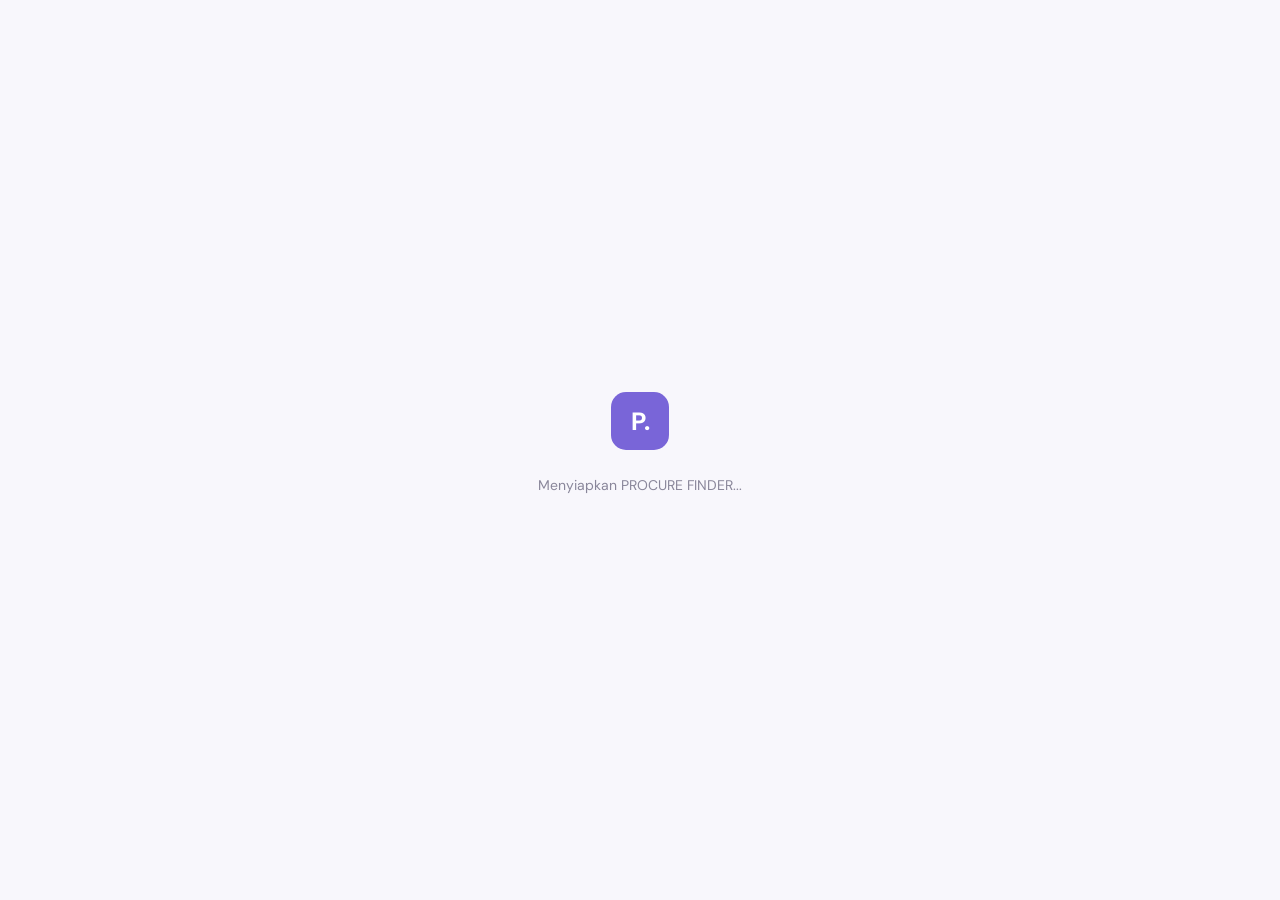
<file: index.html>
<!DOCTYPE html>

<html lang="id">

<head>

  <meta charset="UTF-8">

  <meta name="viewport" content="width=device-width, initial-scale=1.0">

  <meta name="theme-color" content="#7965d8">

  <meta name="description" content="PROCURE FINDER - Client Acquisition System">

  <title>PROCURE FINDER — Client Acquisition System</title>

  <link rel="stylesheet" href="style.css">

</head>
  
<!-- APPLICATION SCRIPTS -->

  <script type="module" src="app.js"></script>

  <script type="module" src="opportunity-search.js"></script>

</body>

</html>
<body>

  <div id="loadingScreen" class="loading-screen">

    <div class="loading-mark">P.</div>

    <p>Menyiapkan PROCURE FINDER...</p>

  </div>

  <div class="app-shell" id="appShell" hidden>

    <!-- SIDEBAR -->

    <aside class="sidebar" id="sidebar">

      <a href="#dashboard" class="brand">

        <span class="brand-mark">P.</span>

        <span class="brand-name">

          <strong>PROCURE</strong>

          <small>FINDER</small>

        </span>

      </a>

      <p class="sidebar-caption">CLIENT ACQUISITION SYSTEM</p>

      <div class="nav-label">MAIN MENU</div>

      <nav class="navigation">

        <a href="#dashboard" class="nav-link active" data-page="dashboard">

          <span class="nav-icon">▦</span>

          <span>Dashboard Overview</span>

        </a>

        <a href="#client-finder" class="nav-link" data-page="client-finder">

          <span class="nav-icon">⌕</span>

          <span>Client Finder</span>

        </a>

        <a href="#lead-database" class="nav-link" data-page="lead-database">

          <span class="nav-icon">▤</span>

          <span>Lead Database</span>

        </a>

        <a href="#procurement-needs" class="nav-link" data-page="procurement-needs">

          <span class="nav-icon">◈</span>

          <span>Procurement Needs</span>

        </a>

      </nav>

      <div class="nav-label">MANAGEMENT</div>

      <nav class="navigation">

        <a href="#partner-management" class="nav-link" data-page="partner-management">

          <span class="nav-icon">♧</span>

          <span>Partner Management</span>

        </a>

        <a href="#deal-po" class="nav-link" data-page="deal-po">

          <span class="nav-icon">⇄</span>

          <span>Deal &amp; PO</span>

        </a>

        <a href="#fee-tracker" class="nav-link" data-page="fee-tracker">

          <span class="nav-icon">◎</span>

          <span>Fee Tracker</span>

        </a>

        <a href="#reports" class="nav-link" data-page="reports">

          <span class="nav-icon">▧</span>

          <span>Reports</span>

        </a>

      </nav>

      <div class="sidebar-bottom">

        <div class="sidebar-tip">

          <span class="tip-icon">✦</span>

          <strong>Find Opportunities.</strong>

          <p>Build connections and grow your network.</p>

        </div>

        <button type="button" class="logout-button" id="logoutButton">

          ↪ &nbsp; Logout

        </button>

      </div>

    </aside>

    <!-- MAIN CONTENT -->

    <main class="main-content">

      <!-- TOPBAR -->

      <header class="topbar">

        <div class="topbar-left">

          <button type="button" class="mobile-menu-button" id="mobileMenuButton">

            ☰

          </button>

          <div>

            <p class="eyebrow">

              WORKSPACE / <span id="breadcrumb">OVERVIEW</span>

            </p>

            <h1 id="pageTitle">Dashboard Overview</h1>

          </div>

        </div>

        <div class="topbar-user">

          <div class="avatar">A</div>

          <div class="user-info">

            <strong>Administrator</strong>

            <small>Personal Workspace</small>

          </div>

        </div>

      </header>

      <!-- =====================================

           DASHBOARD

      ====================================== -->

      <section class="page-section active" id="page-dashboard">

        <div class="welcome-banner">

          <div class="banner-content">

            <span class="banner-kicker">YOUR OPPORTUNITY SPACE</span>

            <h2>Find Your Next Opportunity!</h2>

            <p>

              Discover potential clients, build connections,

              and turn opportunities into successful projects.

            </p>

            <a href="#client-finder"

               class="primary-button banner-button"

               data-go="client-finder">

              Start Finding Clients →

            </a>

          </div>

          <div class="banner-art">⌕</div>

          <div class="banner-orb orb-one"></div>

          <div class="banner-orb orb-two"></div>

        </div>

        <div class="section-heading">

          <div>

            <h2>Business Overview</h2>

            <p>Ringkasan aktivitas akuisisi klien.</p>

          </div>

          <span class="date-chip" id="todayLabel">Hari ini</span>

        </div>

        <div class="stats-grid">

          <article class="stat-card">

            <div class="stat-top">

              <span>Total Leads</span>

              <span class="stat-icon lavender">▤</span>

            </div>

            <strong id="totalLeads">0</strong>

            <small>Seluruh calon klien tersimpan</small>

          </article>

          <article class="stat-card">

            <div class="stat-top">

              <span>Active Prospects</span>

              <span class="stat-icon pink">✦</span>

            </div>

            <strong id="activeLeads">0</strong>

            <small>Lead yang masih ditindaklanjuti</small>

          </article>

          <article class="stat-card">

            <div class="stat-top">

              <span>Successful PO</span>

              <span class="stat-icon blue">↗</span>

            </div>

            <strong id="poCount">0</strong>

            <small>Proyek berhasil</small>

          </article>

          <article class="stat-card">

            <div class="stat-top">

              <span>Total Fee</span>

              <span class="stat-icon green">◎</span>

            </div>

            <strong id="totalFee">Rp0</strong>

            <small>Fee yang sudah tercatat dibayar</small>

          </article>

        </div>

        <div class="dashboard-grid">

          <article class="panel">

            <div class="panel-heading">

              <div>

                <h3>Recent Leads</h3>

                <p>Calon klien yang terakhir ditambahkan.</p>

              </div>

              <a href="#lead-database" data-go="lead-database">

                Lihat semua →

              </a>

            </div>

            <div id="recentLeads" class="empty-state">

              <span>▤</span>

              <strong>Belum ada data calon klien</strong>

              <p>Mulai tambahkan calon klien melalui Client Finder.</p>

            </div>

          </article>

          <article class="panel">

            <div class="panel-heading">

              <div>

                <h3>Pipeline Progress</h3>

                <p>Status tindak lanjut lead.</p>

              </div>

            </div>

            <div id="pipelineSummary" class="pipeline-list">

              <p class="muted">Memuat ringkasan...</p>

            </div>

          </article>

        </div>

      </section>

      <!-- =====================================

           CLIENT FINDER

      ====================================== -->

      <section class="page-section" id="page-client-finder">

        <div class="page-intro">

          <div>

            <span class="eyebrow">DISCOVERY TOOLS</span>

            <h2>Client Finder</h2>

            <p>

              Temukan organisasi yang berpotensi membutuhkan

              pengadaan barang atau jasa.

            </p>

          </div>

          <span class="soft-pill">LEAD DISCOVERY</span>

        </div>

        <div class="finder-layout">

          <article class="panel finder-panel">

            <div class="panel-heading">

              <div>

                <h3>Search Potential Clients</h3>

                <p>Cari referensi calon klien melalui pencarian web.</p>

              </div>

              <span class="panel-icon">⌕</span>

            </div>

            <form id="webSearchForm" class="search-form">

              <label for="webSearchInput">Kata kunci pencarian</label>

              <div class="search-row">

                <input

                  id="webSearchInput"

                  type="search"

                  placeholder="Contoh: pengadaan komputer Bandung"

                  required

                >

                <button class="primary-button" type="submit">

                  Cari di Web ↗

                </button>

              </div>

            </form>

            <div class="quick-searches">

              <span>Pencarian cepat:</span>

              <button type="button" data-query="pengadaan barang perusahaan Bandung">

                Perusahaan

              </button>

              <button type="button" data-query="pengadaan barang instansi pemerintah">

                Instansi

              </button>

              <button type="button" data-query="kebutuhan jasa konstruksi perusahaan">

                Konstruksi

              </button>

            </div>

            <div class="notice-box">

              <span>ⓘ</span>

              <p>

                Pencarian membuka hasil Google di tab baru.

                Periksa sumber dan informasi kontak secara manual

                sebelum menyimpan lead. Pencarian otomatis dan

                scraping belum diaktifkan.

              </p>

            </div>

          </article>

          <article class="panel">

            <div class="panel-heading">

              <div>

                <h3>Lead Qualification</h3>

                <p>Checklist sebelum menghubungi calon klien.</p>

              </div>

            </div>

            <ul class="qualification-list">

              <li><span>✓</span> Organisasi dan bidang usaha jelas</li>

              <li><span>✓</span> Ada kebutuhan barang atau jasa</li>

              <li><span>✓</span> Sumber informasi dapat diverifikasi</li>

              <li><span>✓</span> Kontak berasal dari kanal publik/resmi</li>

            </ul>

          </article>

        </div>

        <div class="section-heading form-heading">

          <div>

            <h2>Simpan Calon Klien</h2>

            <p>Masukkan informasi yang ditemukan ke database pribadi.</p>

          </div>

        </div>

        <article class="panel">

          <form id="leadForm" class="lead-form">

            <div class="form-grid">

              <div class="field full">

                <label for="companyName">Nama perusahaan / instansi *</label>

                <input

                  id="companyName"

                  name="company_name"

                  placeholder="Contoh: PT Maju Bersama"

                  required

                >

              </div>

              <div class="field">

                <label for="picName">Nama PIC</label>

                <input

                  id="picName"

                  name="pic_name"

                  placeholder="Nama kontak jika tersedia"

                >

              </div>

              <div class="field">

                <label for="businessCategory">Kategori usaha</label>

                <select id="businessCategory" name="business_category">

                  <option value="">Pilih kategori</option>

                  <option>Instansi Pemerintah</option>

                  <option>Perusahaan Swasta</option>

                  <option>Pendidikan</option>

                  <option>Kesehatan</option>

                  <option>Konstruksi</option>

                  <option>Manufaktur</option>

                  <option>Perdagangan</option>

                  <option>Teknologi &amp; IT</option>

                  <option>Lainnya</option>

                </select>

              </div>

              <div class="field">

                <label for="phone">Nomor telepon</label>

                <input

                  id="phone"

                  name="phone"

                  type="tel"

                  placeholder="Nomor kontak publik"

                >

              </div>

              <div class="field">

                <label for="email">Email</label>

                <input

                  id="email"

                  name="email"

                  type="email"

                  placeholder="Email bisnis"

                >

              </div>

              <div class="field">

                <label for="website">Website</label>

                <input

                  id="website"

                  name="website"

                  type="url"

                  placeholder="https://..."

                >

              </div>

              <div class="field">

                <label for="city">Kota</label>

                <input

                  id="city"

                  name="city"

                  placeholder="Contoh: Bandung"

                >

              </div>

              <div class="field full">

                <label for="address">Alamat</label>

                <input

                  id="address"

                  name="address"

                  placeholder="Alamat organisasi (opsional)"

                >

              </div>

              <div class="field full">

                <label for="sourceUrl">Link sumber informasi</label>

                <input

                  id="sourceUrl"

                  name="source_url"

                  type="url"

                  placeholder="https://tautan-sumber.com"

                >

              </div>

              <div class="field">

                <label for="source">Sumber lead</label>

                <select id="source" name="source">

                  <option value="Google Search">Google Search</option>

                  <option value="Google Maps">Google Maps</option>

                  <option value="Website resmi">Website resmi</option>

                  <option value="LinkedIn">LinkedIn</option>

                  <option value="Portal pengadaan resmi">Portal pengadaan resmi</option>

                  <option value="Referensi">Referensi</option>

                  <option value="Lainnya">Lainnya</option>

                </select>

              </div>

              <div class="field">

                <label for="leadStatus">Status awal</label>

                <select id="leadStatus" name="status">

                  <option value="New">New</option>

                  <option value="Contacted">Contacted</option>

                  <option value="Interested">Interested</option>

                  <option value="Need Confirmed">Need Confirmed</option>

                  <option value="Referred">Referred</option>

                  <option value="Won">Won</option>

                  <option value="Lost">Lost</option>

                </select>

              </div>

              <div class="field full">

                <label for="notes">Catatan / potensi kebutuhan</label>

                <textarea

                  id="notes"

                  name="notes"

                  rows="3"

                  placeholder="Contoh: kemungkinan membutuhkan pengadaan ATK atau perangkat komputer..."

                ></textarea>

              </div>

            </div>

            <div class="form-actions">

              <p>* Wajib diisi</p>

              <button class="primary-button" id="saveLeadButton" type="submit">

                ＋ Simpan Calon Klien

              </button>

            </div>

          </form>

        </article>

      </section>

      <!-- =====================================

           LEAD DATABASE

      ====================================== -->

      <section class="page-section" id="page-lead-database">

        <div class="page-intro">

          <div>

            <span class="eyebrow">YOUR CONTACT PIPELINE</span>

            <h2>Lead Database</h2>

            <p>Kelola dan pantau seluruh calon klien yang sudah disimpan.</p>

          </div>

          <button class="primary-button" type="button" data-go="client-finder">

            ＋ Tambah Lead

          </button>

        </div>

        <article class="panel">

          <div class="database-toolbar">

            <input

              id="databaseSearch"

              type="search"

              placeholder="Cari nama perusahaan atau kota..."

            >

            <select id="statusFilter">

              <option value="">Semua status</option>

              <option value="New">New</option>

              <option value="Contacted">Contacted</option>

              <option value="Interested">Interested</option>

              <option value="Need Confirmed">Need Confirmed</option>

              <option value="Referred">Referred</option>

              <option value="Won">Won</option>

              <option value="Lost">Lost</option>

            </select>

          </div>

          <div class="table-wrapper">

            <table class="data-table">

              <thead>

                <tr>

                  <th>Perusahaan</th>

                  <th>Kategori</th>

                  <th>Kota</th>

                  <th>Kontak</th>

                  <th>Status</th>

                  <th>Tanggal</th>

                </tr>

              </thead>

              <tbody id="leadsTableBody">

                <tr>

                  <td colspan="6" class="empty-cell">

                    Memuat data lead...

                  </td>

                </tr>

              </tbody>

            </table>

          </div>

        </article>

      </section>

      <!-- =====================================

           PROCUREMENT NEEDS

      ====================================== -->

      <section class="page-section" id="page-procurement-needs">

        <div class="page-intro">

          <div>

            <span class="eyebrow">BUSINESS OPPORTUNITIES</span>

            <h2>Procurement Needs</h2>

            <p>Catat dan kelola kebutuhan pengadaan dari calon klien.</p>

          </div>

        </div>

        <!-- PROCUREMENT STATISTICS -->

        <div class="need-stats">

          <article class="stat-card">

            <div class="stat-top">

              <span>Total Needs</span>

              <span class="stat-icon lavender">◈</span>

            </div>

            <strong id="totalNeeds">0</strong>

            <small>Seluruh kebutuhan tercatat</small>

          </article>

          <article class="stat-card">

            <div class="stat-top">

              <span>Active Needs</span>

              <span class="stat-icon pink">⌁</span>

            </div>

            <strong id="activeNeeds">0</strong>

            <small>Masih dalam pipeline</small>

          </article>

          <article class="stat-card">

            <div class="stat-top">

              <span>Won Opportunities</span>

              <span class="stat-icon green">✓</span>

            </div>

            <strong id="wonNeeds">0</strong>

            <small>Kebutuhan berhasil</small>

          </article>

          <article class="stat-card">

            <div class="stat-top">

              <span>Total Estimation</span>

              <span class="stat-icon blue">◎</span>

            </div>

            <strong id="totalNeedValue">Rp0</strong>

            <small>Total estimasi kebutuhan</small>

          </article>

        </div>

        <!-- ADD / EDIT FORM -->

        <article class="panel need-form-panel">

          <div class="panel-heading">

            <div>

              <span class="eyebrow">NEW PROCUREMENT RECORD</span>

              <h3 id="needFormTitle">Tambah Procurement Need</h3>

              <p>Catat detail kebutuhan pengadaan calon klien.</p>

            </div>

          </div>

          <form id="needForm">

            <div class="form-grid">

              <div class="field full">

                <label for="needLeadId">Perusahaan / Instansi</label>

                <select id="needLeadId" name="lead_id">

                  <option value="">-- Tidak dihubungkan ke Lead --</option>

                </select>

                <small class="field-hint">

                  Pilih perusahaan dari Lead Database jika kebutuhan

                  berasal dari lead yang sudah tersimpan.

                </small>

              </div>

              <div class="field full">

                <label for="needTitle">Judul kebutuhan *</label>

                <input

                  id="needTitle"

                  name="need_title"

                  required

                  placeholder="Contoh: Pengadaan Laptop dan Komputer"

                >

              </div>

              <div class="field">

                <label for="needCategory">Kategori</label>

                <input

                  id="needCategory"

                  name="category"

                  placeholder="Contoh: IT, ATK, Konstruksi"

                >

              </div>

              <div class="field">

                <label for="needValue">Estimasi nilai proyek (Rp)</label>

                <input

                  id="needValue"

                  name="estimated_value"

                  type="number"

                  min="0"

                  step="1000"

                  placeholder="Contoh: 50000000"

                >

              </div>

              <div class="field">

                <label for="needLocation">Lokasi</label>

                <input

                  id="needLocation"

                  name="location"

                  placeholder="Kota / lokasi pengadaan"

                >

              </div>

              <div class="field">

                <label for="needUrgency">Urgensi</label>

                <select id="needUrgency" name="urgency">

                  <option value="Low">Low</option>

                  <option value="Normal" selected>Normal</option>

                  <option value="High">High</option>

                  <option value="Urgent">Urgent</option>

                </select>

              </div>

              <div class="field">

                <label for="needTargetDate">Target tanggal</label>

                <input

                  id="needTargetDate"

                  name="target_date"

                  type="date"

                >

              </div>

              <div class="field">

                <label for="needStatus">Status kebutuhan</label>

                <select id="needStatus" name="status">

                  <option value="Identified">Identified</option>

                  <option value="Qualified">Qualified</option>

                  <option value="Referred">Referred</option>

                  <option value="In Progress">In Progress</option>

                  <option value="Won">Won</option>

                  <option value="Lost">Lost</option>

                </select>

              </div>

              <div class="field full">

                <label for="needDescription">Deskripsi kebutuhan</label>

                <textarea

                  id="needDescription"

                  name="description"

                  rows="4"

                  placeholder="Detail barang/jasa, spesifikasi, jumlah, atau informasi lain..."

                ></textarea>

              </div>

            </div>

            <div class="form-actions">

              <p>* Wajib diisi</p>

              <div class="form-action-buttons">

                <button

                  type="button"

                  class="secondary-button"

                  id="cancelNeedEdit"

                  hidden

                >

                  Batal Edit

                </button>

                <button

                  type="submit"

                  class="primary-button"

                  id="saveNeedButton"

                >

                  ＋ Simpan Procurement Need

                </button>

              </div>

            </div>

          </form>

        </article>

        <!-- PROCUREMENT DATABASE -->

        <article class="panel">

          <div class="panel-heading">

            <div>

              <span class="eyebrow">PROCUREMENT DATABASE</span>

              <h3>Procurement Needs Database</h3>

              <p>Seluruh kebutuhan pengadaan yang sudah dicatat.</p>

            </div>

            <span class="soft-pill">LIVE DATABASE</span>

          </div>

          <div class="database-toolbar">

            <input

              type="search"

              id="needsSearch"

              placeholder="Cari judul, perusahaan, kategori, lokasi..."

            >

            <select id="needsStatusFilter">

              <option value="">Semua status</option>

              <option value="Identified">Identified</option>

              <option value="Qualified">Qualified</option>

              <option value="Referred">Referred</option>

              <option value="In Progress">In Progress</option>

              <option value="Won">Won</option>

              <option value="Lost">Lost</option>

            </select>

          </div>

          <div class="table-wrapper">

            <table class="data-table needs-table">

              <thead>

                <tr>

                  <th>Kebutuhan</th>

                  <th>Kategori</th>

                  <th>Lead / Klien</th>

                  <th>Lokasi</th>

                  <th>Estimasi Nilai</th>

                  <th>Status</th>

                  <th>Target Date</th>

                  <th>Aksi</th>

                </tr>

              </thead>

              <tbody id="needsTableBody">

                <tr>

                  <td colspan="8" class="empty-cell">

                    Memuat data Procurement Needs...

                  </td>

                </tr>

              </tbody>

            </table>

          </div>

        </article>

      </section>

      <!-- =====================================

           PARTNER MANAGEMENT

      ====================================== -->

      <section class="page-section" id="page-partner-management">

        <div class="page-intro">

          <div>

            <span class="eyebrow">NETWORK MANAGEMENT</span>

            <h2>Partner Management</h2>

            <p>Kelola jaringan partner dan pembagian prospek.</p>

          </div>

        </div>

        <article class="panel placeholder-panel">

          <span>♧</span>

          <h3>Partner Management</h3>

          <p>

            Modul pengelolaan partner akan dikembangkan

            pada tahap berikutnya.

          </p>

        </article>

      </section>

      <!-- =====================================

           DEAL & PO

      ====================================== -->

      <section class="page-section" id="page-deal-po">

        <div class="page-intro">

          <div>

            <span class="eyebrow">PROJECT TRACKING</span>

            <h2>Deal &amp; PO</h2>

            <p>Pantau perkembangan referral hingga proyek berhasil.</p>

          </div>

        </div>

        <article class="panel placeholder-panel">

          <span>⇄</span>

          <h3>Deal &amp; PO Tracking</h3>

          <p>

            Modul pemantauan deal dan purchase order

            akan dikembangkan pada tahap berikutnya.

          </p>

        </article>

      </section>

      <!-- =====================================

           FEE TRACKER

      ====================================== -->

      <section class="page-section" id="page-fee-tracker">

        <div class="page-intro">

          <div>

            <span class="eyebrow">REVENUE MANAGEMENT</span>

            <h2>Fee Tracker</h2>

            <p>Pantau kesepakatan dan pembayaran fee referral.</p>

          </div>

        </div>

        <article class="panel placeholder-panel">

          <span>◎</span>

          <h3>Fee Tracker</h3>

          <p>

            Modul pencatatan fee akan dikembangkan

            pada tahap berikutnya.

          </p>

        </article>

      </section>

      <!-- =====================================

           REPORTS

      ====================================== -->

      <section class="page-section" id="page-reports">

        <div class="page-intro">

          <div>

            <span class="eyebrow">BUSINESS ANALYTICS</span>

            <h2>Reports</h2>

            <p>Lihat perkembangan aktivitas akuisisi klien.</p>

          </div>

        </div>

        <article class="panel placeholder-panel">

          <span>▧</span>

          <h3>Reports &amp; Analytics</h3>

          <p>

            Modul laporan dan analisis akan dikembangkan

            pada tahap berikutnya.

          </p>

        </article>

      </section>

      <!-- FOOTER -->

      <footer class="app-footer">

        <strong>PROCURE FINDER</strong>

        <span>Find Opportunities. Build Connections.</span>

        <span>© 2026</span>

      </footer>

    </main>

  </div>

</body>

</html>
</file>
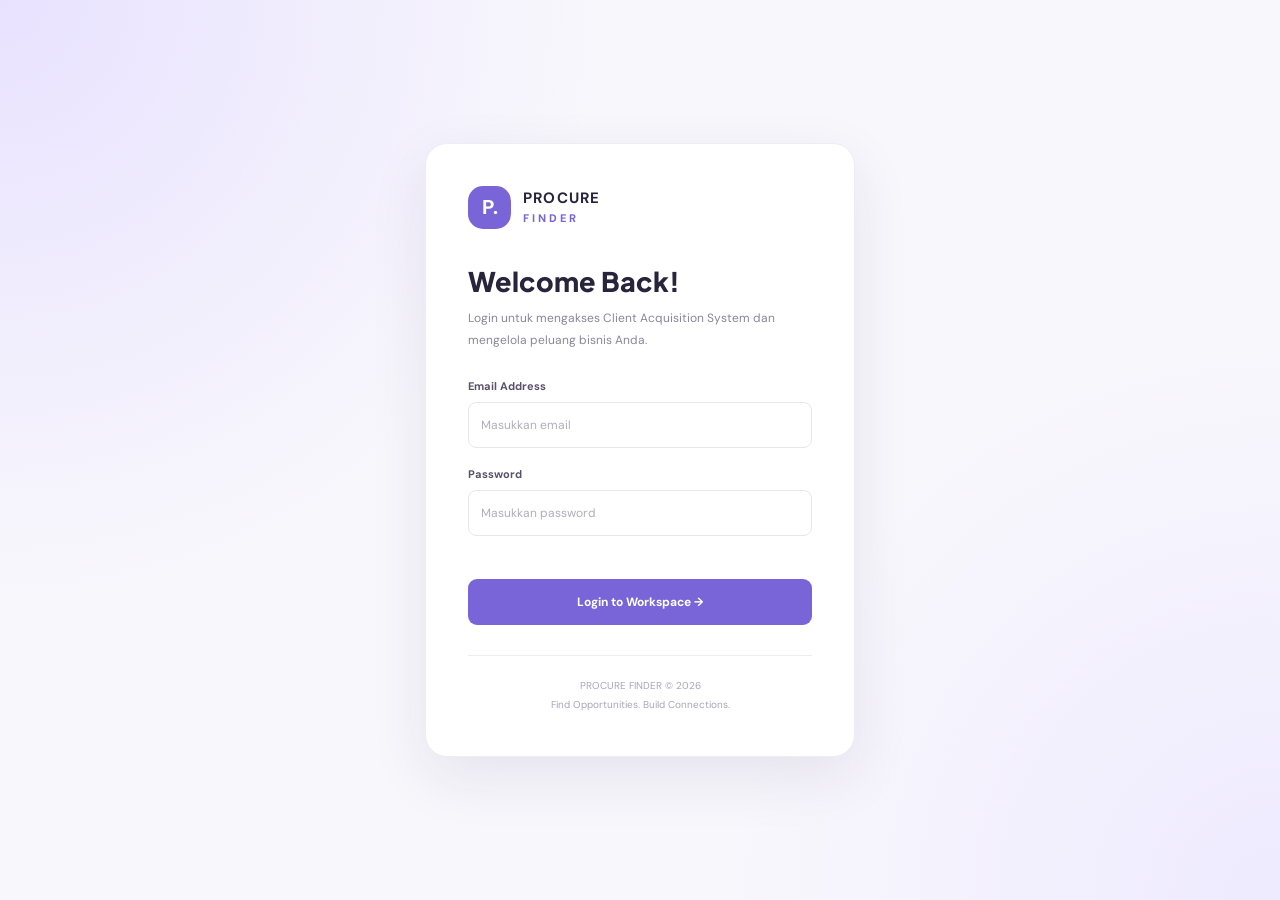
<file: login.html>
<!DOCTYPE html>

<html lang="id">

<head>

  <meta charset="UTF-8">

  <meta name="viewport" content="width=device-width, initial-scale=1.0">

  <meta name="theme-color" content="#7965d8">

  <title>Login — PROCURE FINDER</title>

  <link rel="stylesheet" href="style.css">

</head>

<body class="login-page">

  <main class="login-card">

    <div class="login-brand">

      <span class="brand-mark">P.</span>

      <span class="brand-name">

        <strong>PROCURE</strong>

        <small>FINDER</small>

      </span>

    </div>

    <h1>Welcome Back!</h1>

    <p>

      Login untuk mengakses Client Acquisition System

      dan mengelola peluang bisnis Anda.

    </p>

    <form id="loginForm" class="login-form">

      <div class="field">

        <label for="email">Email Address</label>

        <input

          type="email"

          id="email"

          placeholder="Masukkan email"

          autocomplete="username"

          required

        >

      </div>

      <div class="field">

        <label for="password">Password</label>

        <input

          type="password"

          id="password"

          placeholder="Masukkan password"

          autocomplete="current-password"

          required

        >

      </div>

      <div id="loginMessage" class="login-message"></div>

      <button type="submit" class="primary-button" id="loginButton">

        Login to Workspace →

      </button>

    </form>

    <div class="login-footer">

      PROCURE FINDER © 2026<br>

      Find Opportunities. Build Connections.

    </div>

  </main>

  <script type="module">

    import { createClient } from

      "https://esm.sh/@supabase/supabase-js@2";

    const SUPABASE_URL =

      "https://inskhhkztoganifgbhrt.supabase.co";

    const SUPABASE_KEY =

      "sb_publishable_Aa6oBTaQZGKLs8SZw9m-Lw_RhRXSkoU";

    const supabase = createClient(

      SUPABASE_URL,

      SUPABASE_KEY

    );

    const loginForm = document.getElementById("loginForm");

    const loginButton = document.getElementById("loginButton");

    const loginMessage = document.getElementById("loginMessage");

    // Jika sudah login, langsung masuk dashboard

    const { data } = await supabase.auth.getSession();

    if (data.session) {

      window.location.replace("/");

    }

    loginForm.addEventListener("submit", async (event) => {

      event.preventDefault();

      loginButton.disabled = true;

      loginButton.textContent = "Checking account...";

      loginMessage.textContent = "";

      const email = document.getElementById("email").value.trim();

      const password = document.getElementById("password").value;

      try {

        const { error } = await supabase.auth.signInWithPassword({

          email,

          password

        });

        if (error) throw error;

        window.location.replace("/");

      } catch (error) {

        loginMessage.textContent =

          error.message || "Login gagal. Periksa email dan password.";

        loginButton.disabled = false;

        loginButton.textContent = "Login to Workspace →";

      }

    });

  </script>

</body>

</html>
</file>
<file: style.css>
@import url('https://fonts.googleapis.com/css2?family=DM+Sans:wght@400;500;600;700;800&family=Plus+Jakarta+Sans:wght@400;500;600;700;800&display=swap');

:root {
  --primary: #7965d8;
  --primary-dark: #6250bd;
  --primary-soft: #f0edff;
  --ink: #28243b;
  --muted: #89869a;
  --line: #eeecf4;
  --surface: #ffffff;
  --background: #f8f7fc;
  --green: #299b73;
  --red: #d65d70;
  --shadow: 0 8px 28px rgba(43, 34, 90, .055);
}

* { box-sizing: border-box; }

body {
  margin: 0;
  background: var(--background);
  color: var(--ink);
  font-family: 'DM Sans', sans-serif;
  font-size: 14px;
}

button, input, select, textarea { font: inherit; }
button { cursor: pointer; }
a { color: inherit; text-decoration: none; }
[hidden] { display: none !important; }

.loading-screen {
  min-height: 100vh;
  display: grid;
  place-content: center;
  justify-items: center;
  color: var(--muted);
  gap: 12px;
}

.loading-mark, .brand-mark {
  display: grid;
  place-items: center;
  background: var(--primary);
  color: white;
  font-weight: 800;
  border-radius: 15px;
}

.loading-mark { width: 58px; height: 58px; font-size: 25px; }

.app-shell { min-height: 100vh; }

.sidebar {
  position: fixed;
  inset: 0 auto 0 0;
  width: 255px;
  padding: 27px 18px 18px;
  background: white;
  border-right: 1px solid var(--line);
  display: flex;
  flex-direction: column;
  z-index: 20;
  overflow-y: auto;
}

.brand { display: flex; align-items: center; gap: 11px; padding: 0 7px; }
.brand-mark { width: 43px; height: 43px; font-size: 20px; }
.brand-name { display: flex; flex-direction: column; line-height: 1.15; letter-spacing: 1.2px; }
.brand-name strong { font-size: 15px; }
.brand-name small { color: var(--primary); font-size: 11px; font-weight: 800; letter-spacing: 3px; margin-top: 4px; }
.sidebar-caption { font-size: 9px; letter-spacing: 1.2px; color: #aaa5b8; margin: 18px 7px 29px; }
.nav-label { color: #aaa5b8; font-size: 10px; font-weight: 800; letter-spacing: 1.4px; padding: 0 10px; margin: 0 0 10px; }
.navigation { display: grid; gap: 5px; margin-bottom: 27px; }

.nav-link {
  min-height: 44px;
  padding: 0 11px;
  border-radius: 10px;
  display: flex;
  align-items: center;
  gap: 12px;
  color: #777387;
  font-weight: 600;
  transition: .2s;
}

.nav-link:hover, .nav-link.active { background: var(--primary-soft); color: var(--primary-dark); }
.nav-icon { width: 20px; text-align: center; font-size: 18px; }

.sidebar-bottom { margin-top: auto; }
.sidebar-tip { background: #f5f2ff; border-radius: 13px; padding: 15px; margin: 20px 0 15px; }
.tip-icon { color: var(--primary); display: block; font-size: 18px; margin-bottom: 8px; }
.sidebar-tip strong { font-size: 12px; }
.sidebar-tip p { color: var(--muted); font-size: 11px; line-height: 1.6; margin: 5px 0 0; }

.logout-button {
  border: 0;
  background: #fff3f4;
  color: #c35c6c;
  border-radius: 10px;
  width: 100%;
  padding: 12px;
  font-weight: 700;
  text-align: left;
}

.main-content { margin-left: 255px; min-height: 100vh; padding: 0 35px 25px; max-width: 1700px; }
.topbar { height: 91px; display: flex; align-items: center; justify-content: space-between; border-bottom: 1px solid var(--line); margin-bottom: 29px; }
.topbar-left { display: flex; align-items: center; gap: 14px; }
.eyebrow { color: #a09bad; font-size: 10px; font-weight: 800; letter-spacing: 1.3px; margin: 0 0 7px; }
.topbar h1 { font-size: 21px; margin: 0; font-family: 'Plus Jakarta Sans', sans-serif; }
.topbar-user { display: flex; align-items: center; gap: 10px; }
.avatar { width: 39px; height: 39px; display: grid; place-items: center; background: var(--primary-soft); color: var(--primary); border-radius: 50%; font-weight: 800; }
.user-info { display: grid; gap: 3px; }
.user-info strong { font-size: 12px; }
.user-info small { color: var(--muted); font-size: 10px; }
.mobile-menu-button { display: none; }

.page-section { display: none; }
.page-section.active { display: block; }

.welcome-banner {
  min-height: 205px;
  border-radius: 19px;
  padding: 32px 37px;
  background: linear-gradient(115deg, #7460d1, #9585e8);
  color: white;
  position: relative;
  overflow: hidden;
  display: flex;
  align-items: center;
  margin-bottom: 30px;
}

.banner-content { max-width: 540px; position: relative; z-index: 2; }
.banner-kicker { font-size: 9px; font-weight: 800; letter-spacing: 2px; opacity: .8; }
.banner-content h2 { font: 800 27px 'Plus Jakarta Sans', sans-serif; margin: 11px 0 8px; }
.banner-content p { color: #eeeaff; line-height: 1.7; max-width: 450px; margin: 0 0 18px; font-size: 12px; }
.banner-button { background: white !important; color: var(--primary-dark) !important; }
.banner-art { position: absolute; right: 12%; top: 12px; font-size: 160px; color: rgba(255,255,255,.17); transform: rotate(-12deg); }
.banner-orb { position: absolute; border: 1px solid rgba(255,255,255,.18); border-radius: 50%; }
.orb-one { width: 220px; height: 220px; right: -40px; top: -90px; }
.orb-two { width: 150px; height: 150px; right: 110px; bottom: -105px; }

.primary-button, .secondary-button {
  display: inline-flex;
  justify-content: center;
  align-items: center;
  gap: 8px;
  border: 0;
  border-radius: 9px;
  padding: 11px 16px;
  background: var(--primary);
  color: white;
  font-weight: 700;
  font-size: 12px;
  transition: .2s;
}
.primary-button:hover { background: var(--primary-dark); transform: translateY(-1px); }
.primary-button:disabled { opacity: .6; cursor: wait; transform: none; }
.secondary-button { background: #f0eef6; color: #625d72; }

.section-heading, .page-intro { display: flex; align-items: center; justify-content: space-between; gap: 15px; margin: 0 0 17px; }
.section-heading h2, .page-intro h2 { font: 800 19px 'Plus Jakarta Sans', sans-serif; margin: 0 0 5px; }
.section-heading p, .page-intro p { color: var(--muted); font-size: 12px; margin: 0; line-height: 1.6; }
.date-chip, .soft-pill { background: var(--primary-soft); color: var(--primary-dark); border-radius: 20px; padding: 8px 12px; font-size: 10px; font-weight: 800; white-space: nowrap; }
.stats-grid, .need-stats { display: grid; grid-template-columns: repeat(4, minmax(0, 1fr)); gap: 15px; margin-bottom: 21px; }
.stat-card, .panel { background: white; border: 1px solid var(--line); border-radius: 14px; box-shadow: var(--shadow); }
.stat-card { padding: 18px; min-width: 0; }
.stat-top { display: flex; justify-content: space-between; align-items: center; color: #777387; font-size: 11px; font-weight: 600; gap: 8px; }
.stat-icon { width: 31px; height: 31px; border-radius: 9px; display: grid; place-items: center; font-size: 15px; }
.lavender { color: #7965d8; background: #f0edff; }
.pink { color: #d16f9c; background: #fff0f6; }
.blue { color: #5486ca; background: #edf5ff; }
.green { color: #299b73; background: #eaf8f2; }
.stat-card > strong { display: block; font: 800 25px 'Plus Jakarta Sans', sans-serif; margin: 13px 0 5px; overflow-wrap: anywhere; }
.stat-card > small { color: #a09bad; font-size: 10px; }

.dashboard-grid { display: grid; grid-template-columns: 1.2fr 1fr; gap: 17px; }
.panel { padding: 20px; min-width: 0; }
.panel-heading { display: flex; justify-content: space-between; align-items: flex-start; gap: 12px; margin-bottom: 18px; }
.panel-heading h3 { font-size: 14px; margin: 0 0 5px; }
.panel-heading p { color: var(--muted); font-size: 11px; margin: 0; line-height: 1.5; }
.panel-heading a { color: var(--primary); font-size: 11px; font-weight: 700; white-space: nowrap; }
.empty-state { min-height: 135px; display: grid; place-content: center; justify-items: center; text-align: center; color: var(--muted); }
.empty-state > span { font-size: 27px; color: #b9afe9; }
.empty-state strong { color: #575268; font-size: 12px; margin-top: 7px; }
.empty-state p { font-size: 11px; margin: 5px 0; }
.pipeline-list { display: grid; gap: 0; }
.pipeline-row { display: flex; justify-content: space-between; align-items: center; gap: 10px; padding: 10px 0; border-bottom: 1px solid #f2f0f6; font-size: 11px; }
.pipeline-row:last-child { border-bottom: 0; }
.pipeline-row > span:first-child { color: #716d7e; }
.muted { color: var(--muted); }

.page-intro { margin-bottom: 21px; }
.finder-layout { display: grid; grid-template-columns: 1.3fr 1fr; gap: 17px; margin-bottom: 28px; }
.panel-icon { width: 35px; height: 35px; display: grid; place-items: center; background: var(--primary-soft); color: var(--primary); border-radius: 10px; font-size: 19px; }
.search-form label, .field label { display: block; font-size: 11px; font-weight: 700; margin-bottom: 8px; color: #575268; }
.search-row { display: flex; gap: 8px; }
input, select, textarea {
  width: 100%;
  min-width: 0;
  border: 1px solid #e9e6f0;
  background: white;
  color: var(--ink);
  border-radius: 8px;
  padding: 11px 12px;
  outline: none;
  font-size: 12px;
}
input:focus, select:focus, textarea:focus { border-color: #a99be9; box-shadow: 0 0 0 3px rgba(121,101,216,.09); }
input::placeholder, textarea::placeholder { color: #b1adbb; }
.quick-searches { display: flex; flex-wrap: wrap; align-items: center; gap: 7px; margin-top: 15px; }
.quick-searches span { font-size: 10px; color: var(--muted); }
.quick-searches button { border: 1px solid #e9e5f5; border-radius: 20px; background: #faf9ff; color: #7165a5; padding: 6px 10px; font-size: 10px; }
.notice-box { display: flex; gap: 9px; background: #f7f5ff; padding: 11px; border-radius: 9px; margin-top: 17px; color: var(--primary); }
.notice-box p { margin: 0; color: #77718e; font-size: 10px; line-height: 1.6; }
.qualification-list { list-style: none; padding: 0; margin: 0; display: grid; gap: 16px; }
.qualification-list li { display: flex; gap: 10px; align-items: center; font-size: 11px; color: #777387; }
.qualification-list li span { color: var(--green); background: #eaf8f2; width: 22px; height: 22px; border-radius: 50%; display: grid; place-items: center; font-weight: 800; }
.form-heading { margin-top: 26px; }
.lead-form { width: 100%; }
.form-grid { display: grid; grid-template-columns: repeat(2, minmax(0, 1fr)); gap: 16px; }
.field { min-width: 0; }
.field.full { grid-column: 1 / -1; }
textarea { resize: vertical; line-height: 1.6; }
.form-actions { border-top: 1px solid var(--line); margin-top: 20px; padding-top: 16px; display: flex; justify-content: space-between; align-items: center; gap: 12px; }
.form-actions p { color: var(--muted); font-size: 10px; margin: 0; }
.form-action-buttons { display: flex; gap: 8px; }
.database-toolbar { display: flex; gap: 10px; margin-bottom: 16px; }
.database-toolbar input { flex: 1; }
.database-toolbar select { max-width: 220px; }

.table-wrapper { width: 100%; overflow-x: auto; }
.data-table { width: 100%; border-collapse: collapse; min-width: 680px; text-align: left; }
.data-table th { padding: 12px 10px; color: #9893a5; font-size: 10px; text-transform: uppercase; letter-spacing: .6px; background: #faf9fc; white-space: nowrap; }
.data-table td { padding: 13px 10px; border-bottom: 1px solid #f0eef4; color: #716d7e; font-size: 11px; vertical-align: middle; }
.data-table td strong { color: #39354a; }
.empty-cell { text-align: center !important; color: var(--muted) !important; padding: 28px !important; }
.status-badge { display: inline-flex; align-items: center; border-radius: 20px; padding: 5px 9px; background: #f1eff7; color: #77718e; font-size: 9px; font-weight: 800; white-space: nowrap; }
.status-new, .status-identified { background: #f0edff; color: #7965d8; }
.status-contacted, .status-qualified { background: #edf5ff; color: #5486ca; }
.status-interested, .status-in-progress { background: #fff4e8; color: #c1843c; }
.status-need-confirmed { background: #f3edff; color: #8864bf; }
.status-referred { background: #eaf6ff; color: #4389b5; }
.status-won { background: #eaf8f2; color: #299b73; }
.status-po { background: #eaf8f2; color: #299b73; }
.status-lost { background: #fff0f1; color: #c75c6b; }
.status-quotation { background: #fff4e8; color: #c1843c; }

.need-form-panel { margin-bottom: 20px; }
.need-form-panel .panel-heading { align-items: center; }
.text-button { background: none; border: 0; color: var(--muted); font-size: 11px; font-weight: 700; padding: 7px; }
.field-hint { display: block; color: #a09bad; font-size: 10px; margin-top: 6px; line-height: 1.5; }
.needs-table { min-width: 920px; }
.need-action { display: flex; gap: 6px; }
.table-action { border: 1px solid #e9e6f0; background: white; border-radius: 7px; padding: 6px 8px; color: #716d7e; font-size: 10px; font-weight: 700; }
.table-action:hover { border-color: var(--primary); color: var(--primary); }
.table-action.delete:hover { border-color: #e6a1aa; color: #c75c6b; }
.table-footnote { color: var(--muted); font-size: 10px; margin-top: 13px; }

.placeholder-panel { min-height: 250px; display: grid; place-content: center; justify-items: center; text-align: center; }
.placeholder-panel > span { font-size: 35px; color: #b6a9ed; }
.placeholder-panel h3 { margin: 10px 0 5px; }
.placeholder-panel p { color: var(--muted); font-size: 12px; }
.app-footer { display: flex; justify-content: space-between; gap: 12px; padding: 30px 3px 10px; color: #aaa5b8; font-size: 10px; }
.app-footer strong { color: #77718e; letter-spacing: 1px; }

@media (max-width: 1100px) {
  .main-content { padding-left: 24px; padding-right: 24px; }
  .stats-grid, .need-stats { grid-template-columns: repeat(2, minmax(0, 1fr)); }
}

@media (max-width: 760px) {
  .sidebar { transform: translateX(-100%); transition: transform .25s; box-shadow: 10px 0 30px rgba(30,20,60,.08); }
  .sidebar.open { transform: translateX(0); }
  .main-content { margin-left: 0; padding: 0 15px 20px; }
  .topbar { height: 76px; margin-bottom: 20px; }
  .mobile-menu-button { display: block; border: 0; background: #f0edff; color: var(--primary); width: 36px; height: 36px; border-radius: 9px; }
  .topbar h1 { font-size: 17px; }
  .user-info { display: none; }
  .welcome-banner { min-height: 190px; padding: 24px 20px; }
  .banner-content h2 { font-size: 22px; }
  .banner-art { right: 0; font-size: 110px; }
  .dashboard-grid, .finder-layout { grid-template-columns: 1fr; }
  .stats-grid, .need-stats { gap: 10px; }
  .stat-card { padding: 14px; }
  .stat-card > strong { font-size: 22px; }
  .page-intro { align-items: flex-start; }
  .page-intro h2 { font-size: 18px; }
  .page-intro .primary-button { padding: 10px; font-size: 10px; }
  .form-grid { grid-template-columns: 1fr; gap: 13px; }
  .field.full { grid-column: auto; }
  .search-row { flex-direction: column; }
  .database-toolbar { flex-direction: column; }
  .database-toolbar select { max-width: none; }
  .form-actions { align-items: flex-start; flex-direction: column; }
  .form-actions > .primary-button, .form-action-buttons { width: 100%; }
  .form-action-buttons > button { flex: 1; }
  .app-footer { flex-wrap: wrap; }
}

@media (max-width: 390px) {
  .stats-grid, .need-stats { grid-template-columns: 1fr 1fr; }
  .stat-card > strong { font-size: 19px; }
  .section-heading h2 { font-size: 17px; }
}

/* =========================================
   LOGIN PAGE
========================================= */

.login-page {
  min-height: 100vh;
  display: flex;
  justify-content: center;
  align-items: center;
  padding: 24px;
  background:
    radial-gradient(circle at top left, #e8e2ff 0, transparent 38%),
    radial-gradient(circle at bottom right, #eeeaff 0, transparent 35%),
    #f8f7fc;
}

.login-card {
  width: 100%;
  max-width: 430px;
  background: #ffffff;
  padding: 42px;
  border: 1px solid #eeecf4;
  border-radius: 22px;
  box-shadow: 0 20px 60px rgba(43, 34, 90, .09);
}

.login-brand {
  display: flex;
  align-items: center;
  gap: 12px;
  margin-bottom: 35px;
}

.login-card h1 {
  font-family: 'Plus Jakarta Sans', sans-serif;
  font-size: 27px;
  font-weight: 800;
  color: var(--ink);
  margin: 0 0 10px;
}

.login-card > p {
  font-size: 12px;
  line-height: 1.8;
  color: var(--muted);
  margin: 0 0 28px;
}

.login-form {
  display: grid;
  gap: 19px;
}

.login-form .field label {
  margin-bottom: 9px;
}

.login-form input {
  min-height: 46px;
}

.login-form .primary-button {
  width: 100%;
  min-height: 46px;
  margin-top: 5px;
}

.login-message {
  color: #d65d70;
  font-size: 11px;
  line-height: 1.6;
}

.login-footer {
  border-top: 1px solid var(--line);
  margin-top: 30px;
  padding-top: 20px;
  text-align: center;
  color: #aaa5b8;
  font-size: 10px;
  line-height: 1.9;
}

@media (max-width: 480px) {
  .login-page {
    padding: 18px;
  }

  .login-card {
    padding: 28px 23px;
    border-radius: 17px;
  }

  .login-card h1 {
    font-size: 24px;
  }
}
</file>
